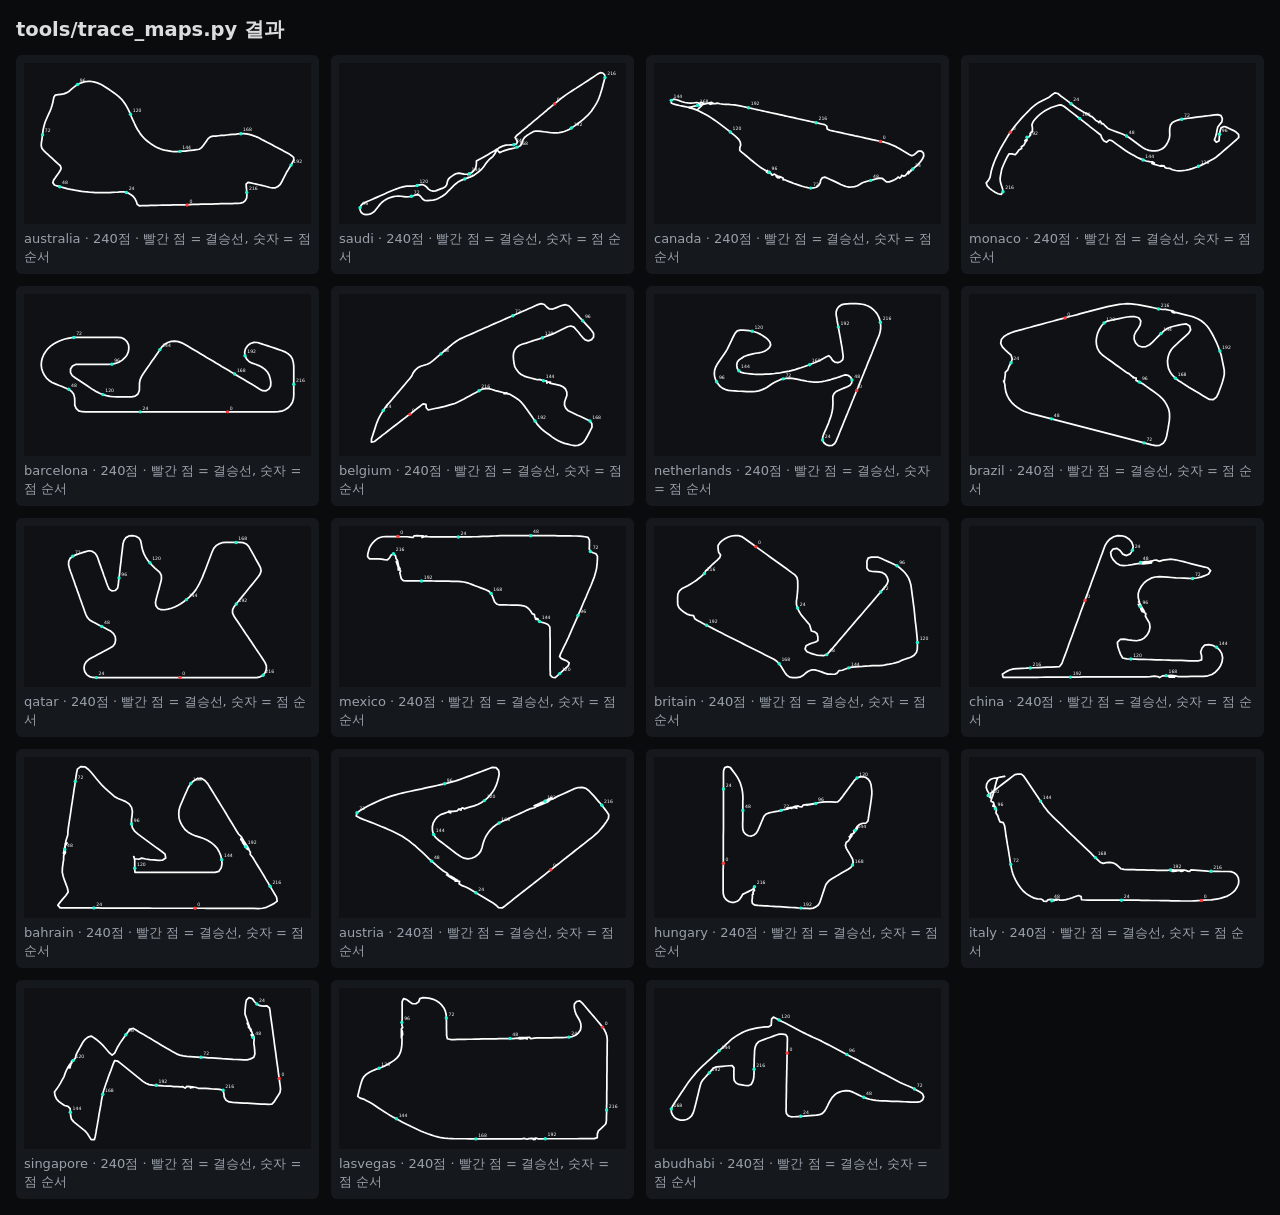
<file: tools/maps_preview.html>
<!doctype html>
<html lang="ko"><head><meta charset="utf-8"><title>트랙 경로 미리보기</title>
<style>
body{margin:0;background:#0a0b0d;color:#ddd;font:13px system-ui;padding:16px}
.grid{display:grid;grid-template-columns:repeat(auto-fill,minmax(300px,1fr));gap:12px}
figure{margin:0;background:#15181c;border-radius:6px;padding:8px}
svg{width:100%;height:auto;display:block;background:#0f1114}
figcaption{margin-top:6px;color:#9aa1ab}
</style></head><body>
<h2 style="margin:0 0 12px">tools/trace_maps.py 결과</h2>
<div class="grid" id="g"></div>
<script type="module">
import { TRACK_PATHS, TRACK_VIEW } from '../src/data/trackPaths.js';
const g = document.getElementById('g');
for (const [id, pts] of Object.entries(TRACK_PATHS)) {
  const d = pts.map((p, i) => (i ? 'L' : 'M') + p[0] + ' ' + p[1]).join(' ') + ' Z';
  const marks = pts.filter((_, i) => i % 24 === 0).map((p, i) => `<circle cx="${p[0]}" cy="${p[1]}" r="6" fill="${i === 0 ? '#ff3b3b' : '#27f4d2'}"/><text x="${p[0] + 8}" y="${p[1] - 8}" fill="#fff" font-size="16">${i * 24}</text>`).join('');
  g.insertAdjacentHTML('beforeend', `<figure><svg viewBox="0 0 ${TRACK_VIEW[0]} ${TRACK_VIEW[1]}"><path d="${d}" fill="none" stroke="#fff" stroke-width="6" stroke-linejoin="round"/>${marks}</svg><figcaption>${id} · ${pts.length}점 · 빨간 점 = 결승선, 숫자 = 점 순서</figcaption></figure>`);
}
</script></body></html>
</file>
